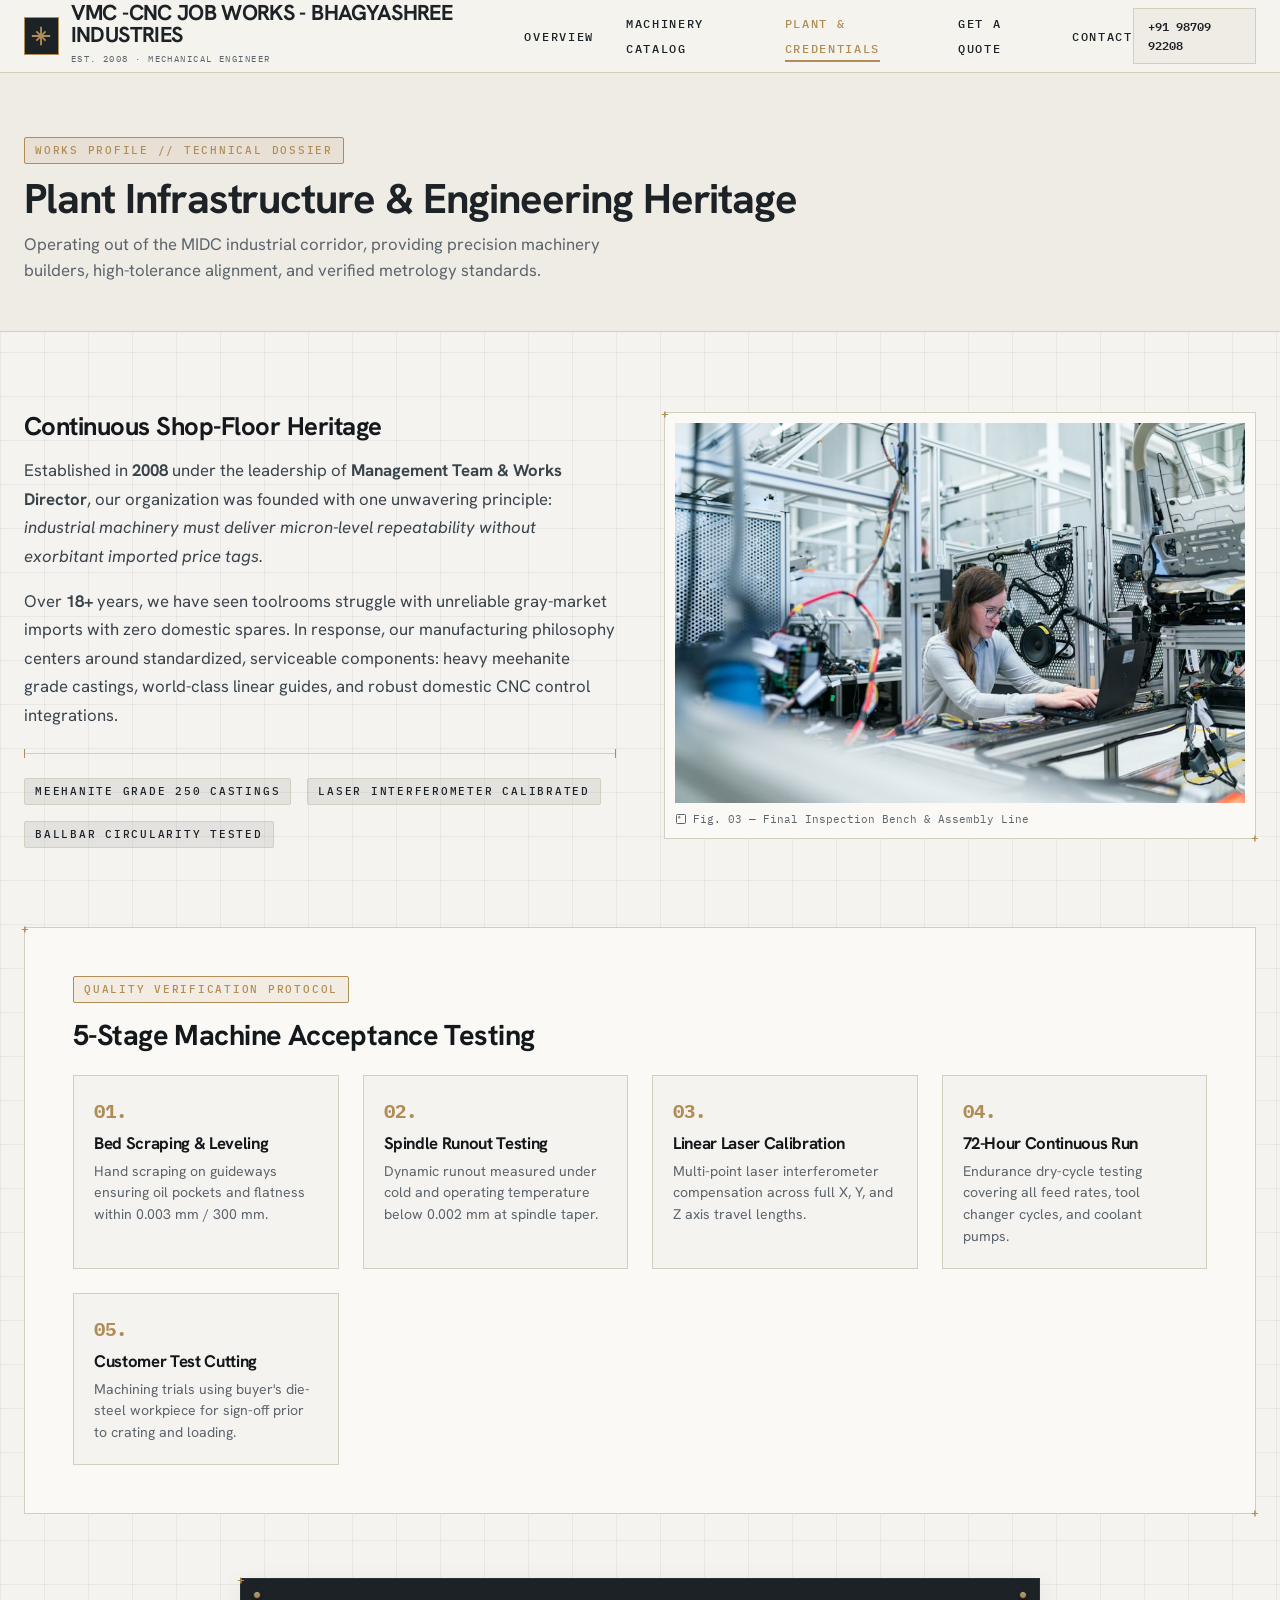
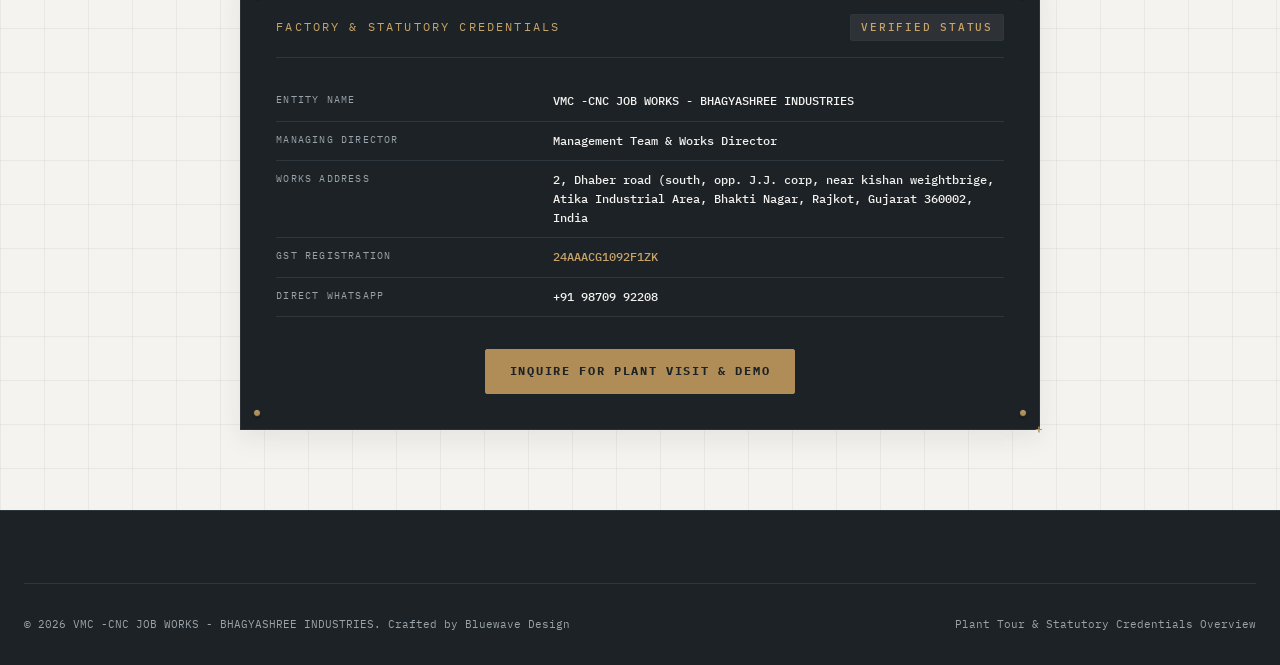
<file: about.html>
<!DOCTYPE html>
<html lang="en">
<head>
  <meta charset="UTF-8" />
  <meta name="viewport" content="width=device-width, initial-scale=1.0" />
  <title>About Plant & Works Heritage — VMC -CNC JOB WORKS - BHAGYASHREE INDUSTRIES</title>
  <meta name="description" content="Explore VMC -CNC JOB WORKS - BHAGYASHREE INDUSTRIES's manufacturing infrastructure, assembly floor, metrology lab, and 18+ years history in Rajkot, Gujarat." />
  
  <link rel="preconnect" href="https://fonts.googleapis.com" />
  <link rel="preconnect" href="https://fonts.gstatic.com" crossorigin />
  <link href="https://fonts.googleapis.com/css2?family=Hanken+Grotesk:wght@400;500;600;700;800&family=IBM+Plex+Mono:wght@400;500;600;700&display=swap" rel="stylesheet" />

  <link rel="stylesheet" href="assets/css/style.css" />
</head>
<body class="blueprint-grid">

  <!-- ================= SITE HEADER ================= -->
  <header class="site-header">
    <div class="container">
      <div class="nav-wrapper">
        <a href="index.html" class="brand-logo">
          <div class="brand-icon">
            <svg width="22" height="22" viewBox="0 0 24 24" fill="none" stroke="currentColor" stroke-width="2">
              <path d="M12 2v20M2 12h20M7 7l10 10M17 7L7 17"/>
            </svg>
          </div>
          <div class="brand-text">
            <h1 data-bind="name">VMC -CNC JOB WORKS - BHAGYASHREE INDUSTRIES</h1>
            <span class="est-tag">EST. <span data-bind="established">2008</span> · MECHANICAL ENGINEER</span>
          </div>
        </a>

        <nav>
          <ul class="nav-links">
            <li><a href="index.html">Overview</a></li>
            <li><a href="services.html">Machinery Catalog</a></li>
            <li><a href="about.html" class="active">Plant &amp; Credentials</a></li>
            <li><a href="index.html#rfq">Get a Quote</a></li>
            <li><a href="index.html#contact">Contact</a></li>
          </ul>
        </nav>

        <div class="nav-actions">
          <a href="tel:+919870992208" class="nav-phone-pill" data-bind="phoneDisplay">
            <svg width="14" height="14" viewBox="0 0 24 24" fill="none" stroke="currentColor" stroke-width="2">
              <path d="M22 16.92v3a2 2 0 0 1-2.18 2 19.79 19.79 0 0 1-8.63-3.07 19.5 19.5 0 0 1-6-6 19.79 19.79 0 0 1-3.07-8.67A2 2 0 0 1 4.11 2h3a2 2 0 0 1 2 1.72 12.84 12.84 0 0 0 .7 2.81 2 2 0 0 1-.45 2.11L8.09 9.91a16 16 0 0 0 6 6l1.27-1.27a2 2 0 0 1 2.11-.45 12.84 12.84 0 0 0 2.81.7A2 2 0 0 1 22 16.92z"/>
            </svg>
            +91 98709 92208
          </a>
          <button class="mobile-menu-btn" aria-label="Toggle Menu">
            <svg width="24" height="24" viewBox="0 0 24 24" fill="none" stroke="currentColor" stroke-width="2">
              <path d="M3 12h18M3 6h18M3 18h18"/>
            </svg>
          </button>
        </div>
      </div>
    </div>
  </header>

  <main>
    <!-- Header Banner -->
    <section class="section" style="padding: 4rem 0 2rem; background: var(--paper2); border-bottom: 1px solid var(--hairline);">
      <div class="container">
        <div class="mono-badge badge-brass section-tag">WORKS PROFILE // TECHNICAL DOSSIER</div>
        <h2 class="section-title">Plant Infrastructure &amp; Engineering Heritage</h2>
        <p class="section-desc">
          Operating out of the MIDC industrial corridor, providing precision machinery builders, high-tolerance alignment, and verified metrology standards.
        </p>
      </div>
    </section>

    <!-- Detail Grid -->
    <section class="section">
      <div class="container">
        <div style="display: grid; grid-template-columns: 1fr 1fr; gap: 3rem; margin-bottom: 4rem;">
          
          <div>
            <h3 style="font-size: 1.6rem; margin-bottom: 1rem;">Continuous Shop-Floor Heritage</h3>
            <p style="font-size: 1.05rem; color: #3A444C; line-height: 1.7;">
              Established in <strong data-bind="established">2008</strong> under the leadership of <strong data-bind="proprietor">Management Team</strong>, our organization was founded with one unwavering principle: <em>industrial machinery must deliver micron-level repeatability without exorbitant imported price tags.</em>
            </p>
            <p style="font-size: 1.05rem; color: #3A444C; line-height: 1.7;">
              Over <strong data-bind="yearsInOperation">18+</strong> years, we have seen toolrooms struggle with unreliable gray-market imports with zero domestic spares. In response, our manufacturing philosophy centers around standardized, serviceable components: heavy meehanite grade castings, world-class linear guides, and robust domestic CNC control integrations.
            </p>
            <div class="dim-line"></div>
            <div style="display: flex; gap: 1rem; flex-wrap: wrap;">
              <div class="mono-badge badge-steel">Meehanite Grade 250 Castings</div>
              <div class="mono-badge badge-steel">Laser Interferometer Calibrated</div>
              <div class="mono-badge badge-steel">Ballbar Circularity Tested</div>
            </div>
          </div>

          <div>
            <div class="plant-photo-frame plate">
              <img src="assets/img/05.jpg" alt="Plant Floor" />
              <div class="photo-caption">
                <svg width="12" height="12" viewBox="0 0 24 24" fill="none" stroke="currentColor" stroke-width="2"><rect x="3" y="3" width="18" height="18" rx="2"/><circle cx="8.5" cy="8.5" r="1.5"/></svg>
                Fig. 03 — Final Inspection Bench &amp; Assembly Line
              </div>
            </div>
          </div>

        </div>

        <!-- Metrology & Quality Process -->
        <div id="qa" class="plate" style="background: var(--paperlight); border: 1px solid var(--hairline); padding: 3rem; margin-bottom: 4rem;">
          <div class="mono-badge badge-brass" style="margin-bottom: 1rem;">QUALITY VERIFICATION PROTOCOL</div>
          <h3 style="font-size: 1.8rem; margin-bottom: 1.5rem;">5-Stage Machine Acceptance Testing</h3>

          <div style="display: grid; grid-template-columns: repeat(auto-fit, minmax(220px, 1fr)); gap: 1.5rem;">
            <div style="padding: 1.25rem; background: var(--paper); border: 1px solid var(--hairline);">
              <span style="font-family: var(--font-mono); color: var(--brass); font-weight: 700; font-size: 1.2rem;">01.</span>
              <h4 style="font-size: 1.05rem; margin: 0.5rem 0;">Bed Scraping &amp; Leveling</h4>
              <p style="font-size: 0.88rem; color: var(--muted); margin: 0;">Hand scraping on guideways ensuring oil pockets and flatness within 0.003 mm / 300 mm.</p>
            </div>

            <div style="padding: 1.25rem; background: var(--paper); border: 1px solid var(--hairline);">
              <span style="font-family: var(--font-mono); color: var(--brass); font-weight: 700; font-size: 1.2rem;">02.</span>
              <h4 style="font-size: 1.05rem; margin: 0.5rem 0;">Spindle Runout Testing</h4>
              <p style="font-size: 0.88rem; color: var(--muted); margin: 0;">Dynamic runout measured under cold and operating temperature below 0.002 mm at spindle taper.</p>
            </div>

            <div style="padding: 1.25rem; background: var(--paper); border: 1px solid var(--hairline);">
              <span style="font-family: var(--font-mono); color: var(--brass); font-weight: 700; font-size: 1.2rem;">03.</span>
              <h4 style="font-size: 1.05rem; margin: 0.5rem 0;">Linear Laser Calibration</h4>
              <p style="font-size: 0.88rem; color: var(--muted); margin: 0;">Multi-point laser interferometer compensation across full X, Y, and Z axis travel lengths.</p>
            </div>

            <div style="padding: 1.25rem; background: var(--paper); border: 1px solid var(--hairline);">
              <span style="font-family: var(--font-mono); color: var(--brass); font-weight: 700; font-size: 1.2rem;">04.</span>
              <h4 style="font-size: 1.05rem; margin: 0.5rem 0;">72-Hour Continuous Run</h4>
              <p style="font-size: 0.88rem; color: var(--muted); margin: 0;">Endurance dry-cycle testing covering all feed rates, tool changer cycles, and coolant pumps.</p>
            </div>

            <div style="padding: 1.25rem; background: var(--paper); border: 1px solid var(--hairline);">
              <span style="font-family: var(--font-mono); color: var(--brass); font-weight: 700; font-size: 1.2rem;">05.</span>
              <h4 style="font-size: 1.05rem; margin: 0.5rem 0;">Customer Test Cutting</h4>
              <p style="font-size: 0.88rem; color: var(--muted); margin: 0;">Machining trials using buyer's die-steel workpiece for sign-off prior to crating and loading.</p>
            </div>
          </div>
        </div>

        <!-- Riveted Plate Credentials -->
        <div id="credentials" style="max-width: 800px; margin: 0 auto;">
          <div class="reg-plate plate">
            <div class="rivet rivet-tl"></div>
            <div class="rivet rivet-tr"></div>
            <div class="rivet rivet-bl"></div>
            <div class="rivet rivet-br"></div>

            <div class="reg-plate-head">
              <span class="reg-plate-title">FACTORY &amp; STATUTORY CREDENTIALS</span>
              <span class="mono-badge badge-dark">VERIFIED STATUS</span>
            </div>

            <table class="reg-table">
              <tbody>
                <tr>
                  <td class="field-label">Entity Name</td>
                  <td class="field-value" data-bind="name">VMC -CNC JOB WORKS - BHAGYASHREE INDUSTRIES</td>
                </tr>
                <tr>
                  <td class="field-label">Managing Director</td>
                  <td class="field-value" data-bind="proprietor">Management Team</td>
                </tr>
                <tr>
                  <td class="field-label">Works Address</td>
                  <td class="field-value" data-bind="address">2, Dhaber road (south, opp. J.J. corp, near kishan weightbrige, Atika Industrial Area, Bhakti Nagar, Rajkot, Gujarat 360002, India</td>
                </tr>
                <tr>
                  <td class="field-label">GST Registration</td>
                  <td class="field-value" style="color:var(--brass2);" data-bind="gst">24AAACG1092F1ZK</td>
                </tr>
                <tr>
                  <td class="field-label">Direct WhatsApp</td>
                  <td class="field-value" data-bind="phoneDisplay">+91 98709 92208</td>
                </tr>
              </tbody>
            </table>

            <div style="margin-top: 2rem; text-align: center;">
              <a href="index.html#rfq" class="btn btn-primary">
                Inquire For Plant Visit &amp; Demo
              </a>
            </div>
          </div>
        </div>

      </div>
    </section>
  </main>

  <footer class="site-footer blueprint-grid-dark">
    <div class="container">
      <div class="footer-bottom">
        <div>
          &copy; 2026 VMC -CNC JOB WORKS - BHAGYASHREE INDUSTRIES. Crafted by Bluewave Design
        </div>
        <div>
          Plant Tour &amp; Statutory Credentials Overview
        </div>
      </div>
    </div>
  </footer>

  <script type="module" src="assets/js/main.js"></script>
</body>
</html>
</file>
<file: assets/css/style.css>
/* ==========================================================================
   INDUSTRIAL BLUEPRINT & PRECISION ENGINEERING DESIGN SYSTEM
   Master Stylesheet for Industrial Machinery Manufacturers
   Aesthetics: Shop-floor authenticity, technical drafting grid, brass accents,
   physical registration marks (+), dimension lines, and structural rivets.
   ========================================================================== */

/* 1. CSS Custom Properties / Design Tokens */
:root {
  /* Drafting Paper & Backgrounds */
  --paper: #F5F3EF;          /* Main warm drafting vellum background */
  --paper2: #EFECE6;         /* Secondary paper / caption tag background */
  --paperlight: #FAF9F6;     /* Card background */
  --white: #FFFFFF;

  /* Structural Steel */
  --steel: #1C2226;          /* Deep industrial dark steel / header / dark plates */
  --steel2: #2A3238;         /* Secondary dark slate steel / card borders */
  --steelline: #2F373E;      /* Dark border hairline */
  --steelcard: #22292E;      /* Dark card surface */

  /* Machining Metals & Accents */
  --brass: #B08D57;          /* Classic engineering brass / corner marks / active tabs */
  --brass2: #C8A468;         /* Light brass / illuminated badges / stat numbers */
  --brass-glow: rgba(176, 141, 87, 0.18);
  --brass-soft: rgba(176, 141, 87, 0.12);

  /* Lines & Ink */
  --hairline: #D4CEBF;       /* Blueprint boundary dividers & card outlines */
  --ink: #14181B;            /* Deep black body text */
  --muted: #5C656C;          /* Technical muted descriptions & secondary labels */
  --muted-light: #9AA3AA;    /* Dark mode muted text */

  /* Typography Stacks */
  --font-display: 'Hanken Grotesk', -apple-system, BlinkMacSystemFont, "Segoe UI", Roboto, sans-serif;
  --font-mono: 'IBM Plex Mono', 'JetBrains Mono', SFMono-Regular, Consolas, monospace;

  /* Elevation & Transition */
  --shadow-sm: 0 2px 6px rgba(28, 34, 38, 0.05);
  --shadow-md: 0 8px 24px rgba(28, 34, 38, 0.08);
  --shadow-lg: 0 16px 36px rgba(28, 34, 38, 0.14);
  --transition: 220ms cubic-bezier(0.16, 1, 0.3, 1);
}

/* 2. Base Reset & Typography */
*, *::before, *::after {
  box-sizing: border-box;
  margin: 0;
  padding: 0;
}

html {
  font-size: 16px;
  scroll-behavior: smooth;
  color-scheme: light;
}

body {
  font-family: var(--font-display);
  background-color: var(--paper);
  color: var(--ink);
  line-height: 1.55;
  -webkit-font-smoothing: antialiased;
  -moz-osx-font-smoothing: grayscale;
  overflow-x: hidden;
}

h1, h2, h3, h4, h5, h6 {
  font-family: var(--font-display);
  font-weight: 700;
  line-height: 1.12;
  color: inherit;
  letter-spacing: -0.02em;
}

p {
  margin-bottom: 1rem;
}

a {
  color: inherit;
  text-decoration: none;
  transition: all var(--transition);
}

img {
  max-width: 100%;
  height: auto;
  display: block;
}

/* 3. Drafting & Blueprint Engineering Motifs */
.blueprint-grid {
  background-image:
    linear-gradient(to right, rgba(28, 34, 38, 0.055) 1px, transparent 1px),
    linear-gradient(to bottom, rgba(28, 34, 38, 0.055) 1px, transparent 1px);
  background-size: 44px 44px;
}

.blueprint-grid-dark {
  background-image:
    linear-gradient(to right, rgba(245, 243, 239, 0.05) 1px, transparent 1px),
    linear-gradient(to bottom, rgba(245, 243, 239, 0.05) 1px, transparent 1px);
  background-size: 44px 44px;
}

/* Corner CAD Registration Crosses (+) */
.plate {
  position: relative;
}

.plate::before,
.plate::after {
  content: "+";
  position: absolute;
  font-family: var(--font-mono);
  font-size: 13px;
  line-height: 1;
  color: var(--brass);
  pointer-events: none;
  font-weight: 600;
  z-index: 2;
}

.plate::before {
  top: -6px;
  left: -4px;
}

.plate::after {
  bottom: -6px;
  right: -4px;
}

.plate-rev::before {
  top: -6px;
  right: -4px;
  left: auto;
}

.plate-rev::after {
  bottom: -6px;
  left: -4px;
  right: auto;
}

/* Dimension Line Dividers with Brass End Ticks */
.dim-line {
  position: relative;
  height: 1px;
  background: var(--hairline);
  margin: 1.5rem 0;
  width: 100%;
}

.dim-line::before,
.dim-line::after {
  content: "";
  position: absolute;
  top: -4px;
  width: 1px;
  height: 9px;
  background: var(--brass);
}

.dim-line::before {
  left: 0;
}

.dim-line::after {
  right: 0;
}

.dim-line.dark {
  background: var(--steelline);
}

/* Physical Brass Rivets on Panels */
.rivet {
  position: absolute;
  width: 8px;
  height: 8px;
  border-radius: 9999px;
  background: var(--brass);
  border: 1px solid var(--steel);
  box-shadow: inset 0 1px 1px rgba(255, 255, 255, 0.4), 0 1px 2px rgba(0, 0, 0, 0.4);
}

.rivet-tl { top: 12px; left: 12px; }
.rivet-tr { top: 12px; right: 12px; }
.rivet-bl { bottom: 12px; left: 12px; }
.rivet-br { bottom: 12px; right: 12px; }

/* 4. Technical Badges & Monospace Accents */
.mono-badge {
  font-family: var(--font-mono);
  font-size: 11px;
  text-transform: uppercase;
  letter-spacing: 0.16em;
  padding: 4px 10px;
  border-radius: 2px;
  display: inline-flex;
  align-items: center;
  gap: 6px;
  font-weight: 500;
}

.badge-brass {
  background: var(--brass-soft);
  color: var(--brass);
  border: 1px solid var(--brass);
}

.badge-steel {
  background: rgba(28, 34, 38, 0.08);
  color: var(--steel);
  border: 1px solid var(--hairline);
}

.badge-dark {
  background: rgba(245, 243, 239, 0.08);
  color: var(--brass2);
  border: 1px solid var(--steelline);
}

/* 5. Buttons & Interactive Controls */
.btn {
  font-family: var(--font-mono);
  font-size: 12px;
  text-transform: uppercase;
  letter-spacing: 0.14em;
  font-weight: 600;
  display: inline-flex;
  align-items: center;
  justify-content: center;
  gap: 8px;
  padding: 12px 24px;
  border-radius: 2px;
  cursor: pointer;
  border: 1px solid transparent;
  transition: all var(--transition);
}

.btn-primary {
  background-color: var(--brass);
  color: var(--steel);
  border-color: var(--brass);
  font-weight: 700;
}

.btn-primary:hover {
  background-color: var(--brass2);
  border-color: var(--brass2);
  transform: translateY(-1px);
  box-shadow: 0 4px 14px var(--brass-glow);
}

.btn-steel {
  background-color: var(--steel);
  color: var(--paper);
  border-color: var(--steel);
}

.btn-steel:hover {
  background-color: var(--steel2);
  transform: translateY(-1px);
}

.btn-outline {
  background: transparent;
  color: var(--steel);
  border-color: var(--hairline);
}

.btn-outline:hover {
  border-color: var(--steel);
  background: rgba(28, 34, 38, 0.04);
}

.btn-outline-light {
  background: transparent;
  color: var(--paper);
  border-color: rgba(245, 243, 239, 0.25);
}

.btn-outline-light:hover {
  border-color: var(--brass);
  color: var(--brass2);
  background: rgba(176, 141, 87, 0.08);
}

.btn-whatsapp {
  background-color: #25D366;
  color: #FFFFFF;
  border-color: #25D366;
  font-weight: 700;
}

.btn-whatsapp:hover {
  background-color: #20BA5A;
  border-color: #20BA5A;
  box-shadow: 0 4px 16px rgba(37, 211, 102, 0.35);
  transform: translateY(-1px);
}

.btn-sm {
  padding: 8px 14px;
  font-size: 10px;
}

/* 6. Layout Containers */
.container {
  max-width: 1280px;
  margin: 0 auto;
  padding: 0 1.5rem;
}

.container-narrow {
  max-width: 980px;
  margin: 0 auto;
  padding: 0 1.5rem;
}

/* 7. Header & Navigation */
.site-header {
  position: sticky;
  top: 0;
  z-index: 100;
  background: rgba(245, 243, 239, 0.94);
  backdrop-filter: blur(10px);
  border-bottom: 1px solid var(--hairline);
  transition: all var(--transition);
}

.nav-wrapper {
  display: flex;
  align-items: center;
  justify-content: space-between;
  height: 72px;
}

.brand-logo {
  display: flex;
  align-items: center;
  gap: 12px;
}

.brand-icon {
  width: 38px;
  height: 38px;
  background: var(--steel);
  color: var(--brass);
  display: flex;
  align-items: center;
  justify-content: center;
  border: 1px solid var(--brass);
}

.brand-text h1 {
  font-size: 1.35rem;
  letter-spacing: -0.03em;
  line-height: 1;
  color: var(--steel);
}

.brand-text .est-tag {
  font-family: var(--font-mono);
  font-size: 9px;
  color: var(--muted);
  letter-spacing: 0.16em;
  text-transform: uppercase;
}

.nav-links {
  display: flex;
  align-items: center;
  gap: 2rem;
  list-style: none;
}

.nav-links a {
  font-family: var(--font-mono);
  font-size: 12px;
  text-transform: uppercase;
  letter-spacing: 0.14em;
  color: var(--steel);
  font-weight: 500;
  position: relative;
  padding: 6px 0;
}

.nav-links a:hover,
.nav-links a.active {
  color: var(--brass);
}

.nav-links a.active::after {
  content: "";
  position: absolute;
  bottom: 0;
  left: 0;
  width: 100%;
  height: 2px;
  background: var(--brass);
}

.nav-actions {
  display: flex;
  align-items: center;
  gap: 12px;
}

.nav-phone-pill {
  font-family: var(--font-mono);
  font-size: 12px;
  color: var(--steel);
  display: flex;
  align-items: center;
  gap: 6px;
  padding: 8px 14px;
  background: var(--paper2);
  border: 1px solid var(--hairline);
  font-weight: 600;
}

.nav-phone-pill:hover {
  border-color: var(--brass);
  color: var(--brass);
}

.mobile-menu-btn {
  display: none;
  background: none;
  border: 1px solid var(--hairline);
  padding: 8px;
  cursor: pointer;
  color: var(--steel);
}

/* 8. Hero Section */
.hero-section {
  position: relative;
  background-color: var(--steel);
  color: var(--paper);
  padding: 5.5rem 0 4.5rem;
  overflow: hidden;
}

.hero-bg-overlay {
  position: absolute;
  inset: 0;
  background-size: cover;
  background-position: center;
  opacity: 0.28;
  mix-blend-mode: luminosity;
  pointer-events: none;
}

.hero-inset-frame {
  position: absolute;
  inset: 1.25rem;
  border: 1px solid rgba(245, 243, 239, 0.12);
  pointer-events: none;
}

.hero-content {
  position: relative;
  z-index: 10;
  max-width: 900px;
}

.hero-title {
  font-size: clamp(2.4rem, 6.2vw, 4.8rem);
  font-weight: 800;
  line-height: 1.05;
  letter-spacing: -0.03em;
  margin: 1.5rem 0 1.5rem;
  color: var(--paper);
}

.hero-title .accent-brass {
  color: var(--brass2);
}

.hero-subtitle {
  font-size: 1.15rem;
  line-height: 1.6;
  color: #B2BBC2;
  max-width: 680px;
  margin-bottom: 2.2rem;
}

.hero-cta-group {
  display: flex;
  flex-wrap: wrap;
  align-items: center;
  gap: 1rem;
}

/* 9. Stats & Verification Strip */
.stats-strip {
  background-color: var(--steel);
  border-top: 1px solid var(--steelline);
  border-bottom: 1px solid var(--steelline);
  color: var(--paper);
}

.stats-grid {
  display: grid;
  grid-template-columns: repeat(4, 1fr);
}

.stat-item {
  padding: 2rem 1.5rem;
  border-right: 1px solid var(--steelline);
  position: relative;
}

.stat-item:last-child {
  border-right: none;
}

.stat-num {
  font-family: var(--font-mono);
  font-size: clamp(1.8rem, 2.8vw, 2.5rem);
  font-weight: 600;
  color: var(--brass2);
  line-height: 1;
  margin-bottom: 0.4rem;
}

.stat-label {
  font-size: 0.92rem;
  font-weight: 600;
  color: var(--paper);
  margin-bottom: 0.25rem;
}

.stat-sub {
  font-family: var(--font-mono);
  font-size: 11px;
  color: var(--muted-light);
  line-height: 1.35;
}

/* 10. Machinery Catalog Section */
.section {
  padding: 5rem 0;
  position: relative;
}

.section-head {
  margin-bottom: 2.5rem;
}

.section-tag {
  margin-bottom: 0.75rem;
}

.section-title {
  font-size: clamp(1.8rem, 3.5vw, 2.6rem);
  letter-spacing: -0.025em;
  color: var(--steel);
}

.section-desc {
  font-size: 1.05rem;
  color: var(--muted);
  max-width: 640px;
  margin-top: 0.5rem;
}

/* Filter Tabs */
.catalog-filter-bar {
  display: flex;
  flex-wrap: wrap;
  gap: 8px;
  margin-bottom: 2.5rem;
  padding-bottom: 1.5rem;
  border-bottom: 1px solid var(--hairline);
}

.filter-btn {
  font-family: var(--font-mono);
  font-size: 11px;
  text-transform: uppercase;
  letter-spacing: 0.12em;
  padding: 8px 16px;
  background: var(--paper2);
  color: var(--steel);
  border: 1px solid var(--hairline);
  cursor: pointer;
  transition: all var(--transition);
  font-weight: 500;
}

.filter-btn:hover {
  border-color: var(--steel);
}

.filter-btn.active {
  background: var(--steel);
  color: var(--brass2);
  border-color: var(--steel);
  font-weight: 600;
}

/* Machine Cards Grid */
.catalog-grid {
  display: grid;
  grid-template-columns: repeat(auto-fill, minmax(360px, 1fr));
  gap: 2rem;
}

.spec-card {
  background: var(--paperlight);
  border: 1px solid var(--hairline);
  display: flex;
  flex-direction: column;
  position: relative;
  transition: transform var(--transition), box-shadow var(--transition), border-color var(--transition);
}

.spec-card:hover {
  transform: translateY(-4px);
  box-shadow: var(--shadow-md);
  border-color: var(--brass);
}

.card-topbar {
  padding: 10px 16px;
  background: var(--paper2);
  border-bottom: 1px solid var(--hairline);
  display: flex;
  justify-content: space-between;
  align-items: center;
  font-family: var(--font-mono);
  font-size: 11px;
}

.card-code {
  color: var(--brass);
  font-weight: 600;
  letter-spacing: 0.1em;
}

.card-cat {
  color: var(--muted);
  text-transform: uppercase;
  letter-spacing: 0.08em;
}

.card-img-wrap {
  position: relative;
  aspect-ratio: 4 / 3;
  overflow: hidden;
  background: #E8E5DD;
}

.card-img-wrap img {
  width: 100%;
  height: 100%;
  object-fit: cover;
  transition: transform 400ms ease;
}

.spec-card:hover .card-img-wrap img {
  transform: scale(1.04);
}

.card-body {
  padding: 1.5rem;
  display: flex;
  flex-direction: column;
  flex-grow: 1;
}

.card-title {
  font-size: 1.25rem;
  font-weight: 700;
  margin-bottom: 0.5rem;
  line-height: 1.25;
  color: var(--steel);
}

.card-spec {
  font-size: 0.92rem;
  color: var(--muted);
  line-height: 1.5;
  margin-bottom: 1.25rem;
  flex-grow: 1;
}

.card-specs-table {
  width: 100%;
  border-collapse: collapse;
  font-family: var(--font-mono);
  font-size: 11px;
  margin-bottom: 1.25rem;
}

.card-specs-table td {
  padding: 4px 0;
  border-bottom: 1px dashed var(--hairline);
}

.card-specs-table td:last-child {
  text-align: right;
  font-weight: 600;
  color: var(--steel);
}

.card-footer {
  padding-top: 1rem;
  border-top: 1px solid var(--hairline);
  display: flex;
  align-items: center;
  justify-content: space-between;
  gap: 12px;
}

.card-price-wrap {
  display: flex;
  flex-direction: column;
}

.card-price-label {
  font-family: var(--font-mono);
  font-size: 9px;
  text-transform: uppercase;
  letter-spacing: 0.12em;
  color: var(--muted);
}

.card-price {
  font-family: var(--font-mono);
  font-size: 1.15rem;
  font-weight: 700;
  color: var(--steel);
}

/* 11. About & Heritage Section */
.about-section {
  background: var(--paper);
  border-top: 1px solid var(--hairline);
}

.about-grid {
  display: grid;
  grid-template-columns: 1.1fr 0.9fr;
  gap: 3.5rem;
  align-items: start;
}

.plant-photo-frame {
  background: var(--paperlight);
  border: 1px solid var(--hairline);
  padding: 10px;
  margin-bottom: 1.5rem;
}

.plant-photo-frame img {
  width: 100%;
  height: 380px;
  object-fit: cover;
}

.photo-caption {
  font-family: var(--font-mono);
  font-size: 11px;
  color: var(--muted);
  margin-top: 8px;
  display: flex;
  align-items: center;
  gap: 6px;
}

.about-narrative {
  font-size: 1.05rem;
  line-height: 1.68;
  color: #384249;
}

/* Riveted Registration Plate */
.reg-plate {
  background: var(--steel);
  border: 1px solid var(--steel2);
  color: var(--paper);
  padding: 2.2rem;
  position: relative;
  box-shadow: var(--shadow-md);
}

.reg-plate-head {
  display: flex;
  align-items: center;
  justify-content: space-between;
  border-bottom: 1px solid var(--steelline);
  padding-bottom: 1rem;
  margin-bottom: 1.5rem;
}

.reg-plate-title {
  font-family: var(--font-mono);
  font-size: 12px;
  letter-spacing: 0.18em;
  text-transform: uppercase;
  color: var(--brass2);
}

.reg-table {
  width: 100%;
  font-family: var(--font-mono);
  font-size: 12px;
  border-collapse: collapse;
}

.reg-table tr {
  border-bottom: 1px solid var(--steelline);
}

.reg-table td {
  padding: 10px 0;
  vertical-align: top;
}

.reg-table .field-label {
  color: var(--muted-light);
  width: 38%;
  text-transform: uppercase;
  font-size: 10px;
  letter-spacing: 0.12em;
}

.reg-table .field-value {
  color: var(--paper);
  font-weight: 500;
}

/* 12. RFQ & Inquiry Section */
.rfq-section {
  background: var(--paper2);
  border-top: 1px solid var(--hairline);
  border-bottom: 1px solid var(--hairline);
}

.rfq-card {
  background: var(--paperlight);
  border: 1px solid var(--hairline);
  padding: 3rem;
  box-shadow: var(--shadow-sm);
}

.form-grid {
  display: grid;
  grid-template-columns: repeat(2, 1fr);
  gap: 1.5rem;
  margin-top: 2rem;
}

.form-full {
  grid-column: span 2;
}

.form-group {
  display: flex;
  flex-direction: column;
  gap: 6px;
}

.form-group label {
  font-family: var(--font-mono);
  font-size: 11px;
  text-transform: uppercase;
  letter-spacing: 0.12em;
  color: var(--steel);
  font-weight: 600;
}

.form-group label .req {
  color: #D9483B;
}

.form-control {
  font-family: var(--font-display);
  font-size: 0.95rem;
  padding: 12px 14px;
  background: var(--paper);
  border: 1px solid var(--hairline);
  border-radius: 2px;
  color: var(--ink);
  transition: all var(--transition);
}

.form-control:focus {
  outline: none;
  border-color: var(--brass);
  background: var(--white);
  box-shadow: 0 0 0 3px var(--brass-glow);
}

textarea.form-control {
  min-height: 110px;
  resize: vertical;
}

/* 13. Technical Footer */
.site-footer {
  background: var(--steel);
  color: var(--paper);
  padding: 4.5rem 0 2rem;
  border-top: 1px solid var(--steelline);
}

.footer-grid {
  display: grid;
  grid-template-columns: 1.4fr 1fr 1fr 1fr;
  gap: 3rem;
  margin-bottom: 3.5rem;
}

.footer-col h4 {
  font-family: var(--font-mono);
  font-size: 12px;
  text-transform: uppercase;
  letter-spacing: 0.16em;
  color: var(--brass2);
  margin-bottom: 1.25rem;
}

.footer-col p {
  color: #A9B3BA;
  font-size: 0.92rem;
  line-height: 1.6;
}

.footer-links {
  list-style: none;
}

.footer-links li {
  margin-bottom: 0.6rem;
}

.footer-links a {
  color: #A9B3BA;
  font-size: 0.92rem;
}

.footer-links a:hover {
  color: var(--brass2);
}

.footer-bottom {
  border-top: 1px solid var(--steelline);
  padding-top: 2rem;
  display: flex;
  flex-wrap: wrap;
  align-items: center;
  justify-content: space-between;
  gap: 1rem;
  font-family: var(--font-mono);
  font-size: 11px;
  color: var(--muted-light);
}

.maker-credit {
  color: var(--brass2);
  font-weight: 500;
}

/* 14. Responsive Queries */
@media (max-width: 1024px) {
  .stats-grid {
    grid-template-columns: repeat(2, 1fr);
  }
  .stat-item:nth-child(2) {
    border-right: none;
  }
  .stat-item:nth-child(3),
  .stat-item:nth-child(4) {
    border-top: 1px solid var(--steelline);
  }
  .about-grid {
    grid-template-columns: 1fr;
  }
  .footer-grid {
    grid-template-columns: repeat(2, 1fr);
  }
}

@media (max-width: 768px) {
  .nav-links {
    display: none;
  }
  .mobile-menu-btn {
    display: block;
  }
  .catalog-grid {
    grid-template-columns: 1fr;
  }
  .form-grid {
    grid-template-columns: 1fr;
  }
  .form-full {
    grid-column: span 1;
  }
  .rfq-card {
    padding: 1.5rem;
  }
  .footer-grid {
    grid-template-columns: 1fr;
  }
  .stats-grid {
    grid-template-columns: 1fr;
  }
  .stat-item {
    border-right: none;
    border-bottom: 1px solid var(--steelline);
  }
  .stat-item:last-child {
    border-bottom: none;
  }
}
</file>
